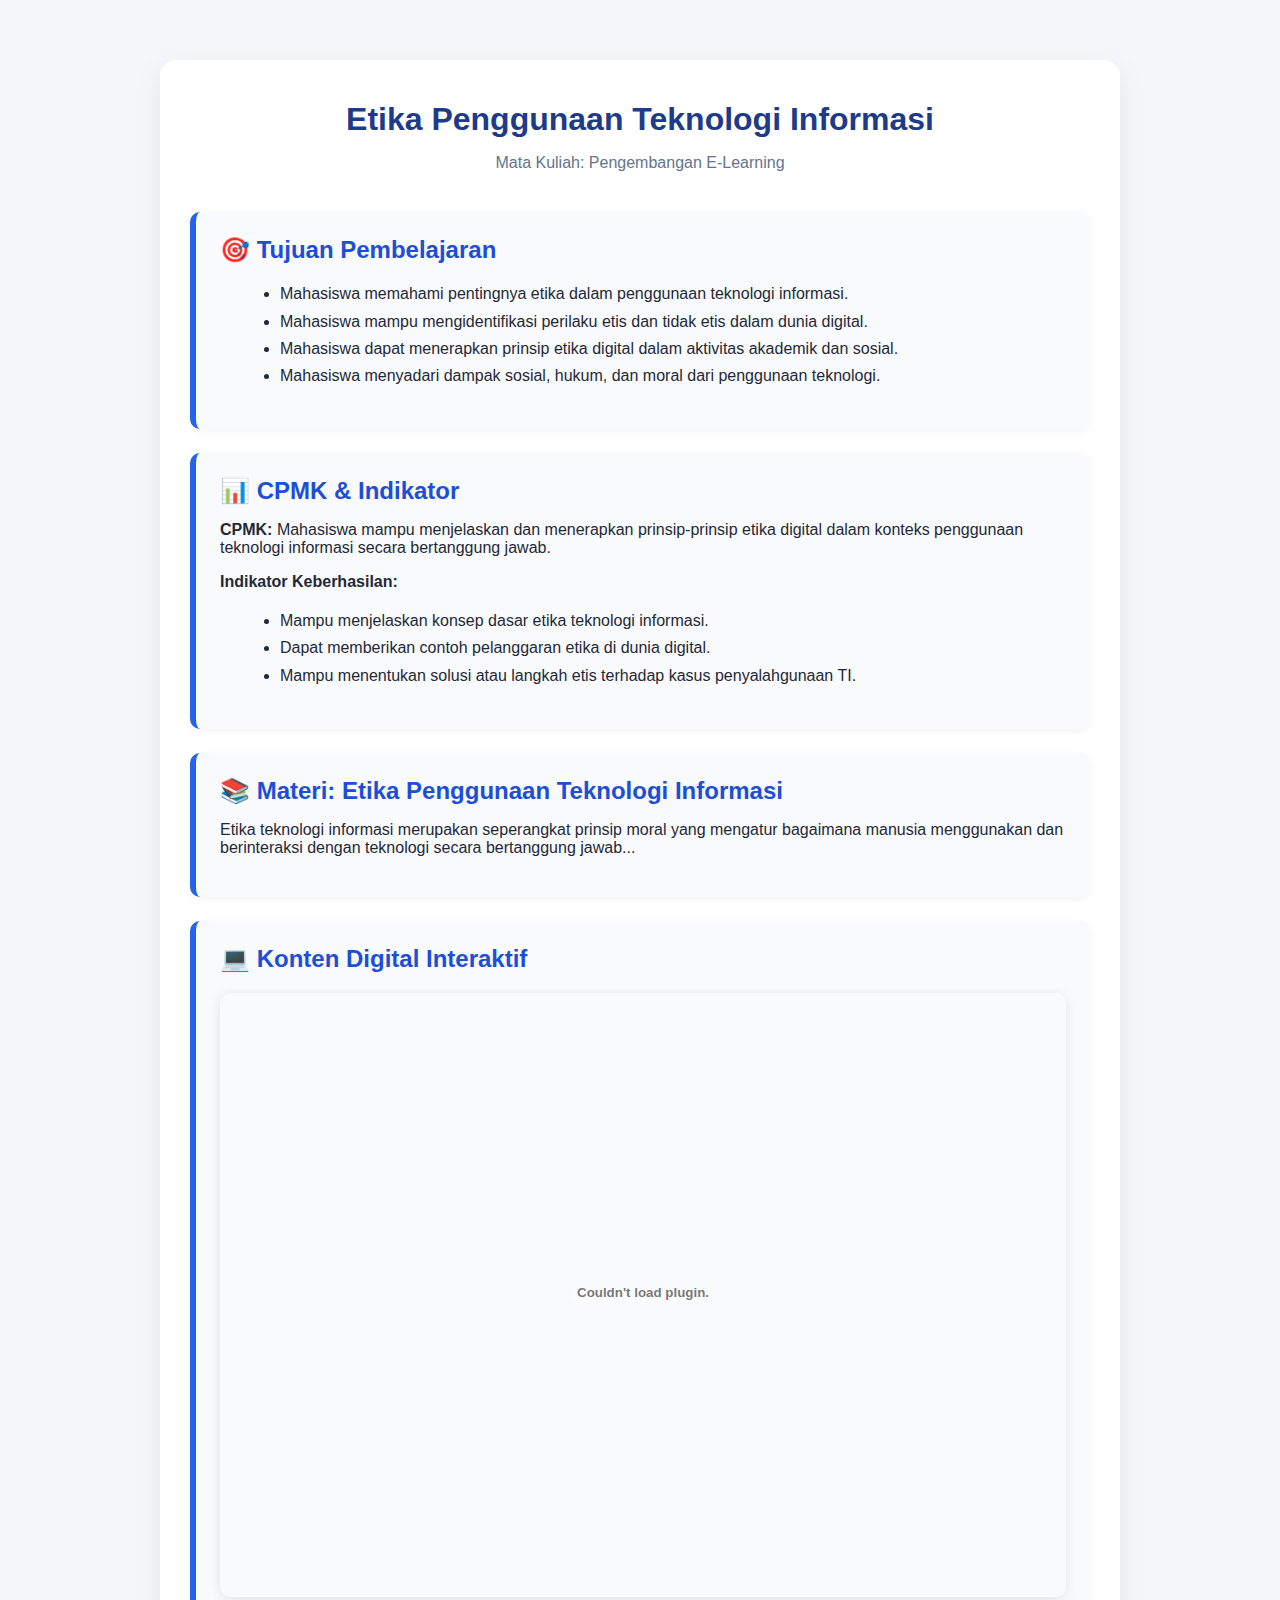
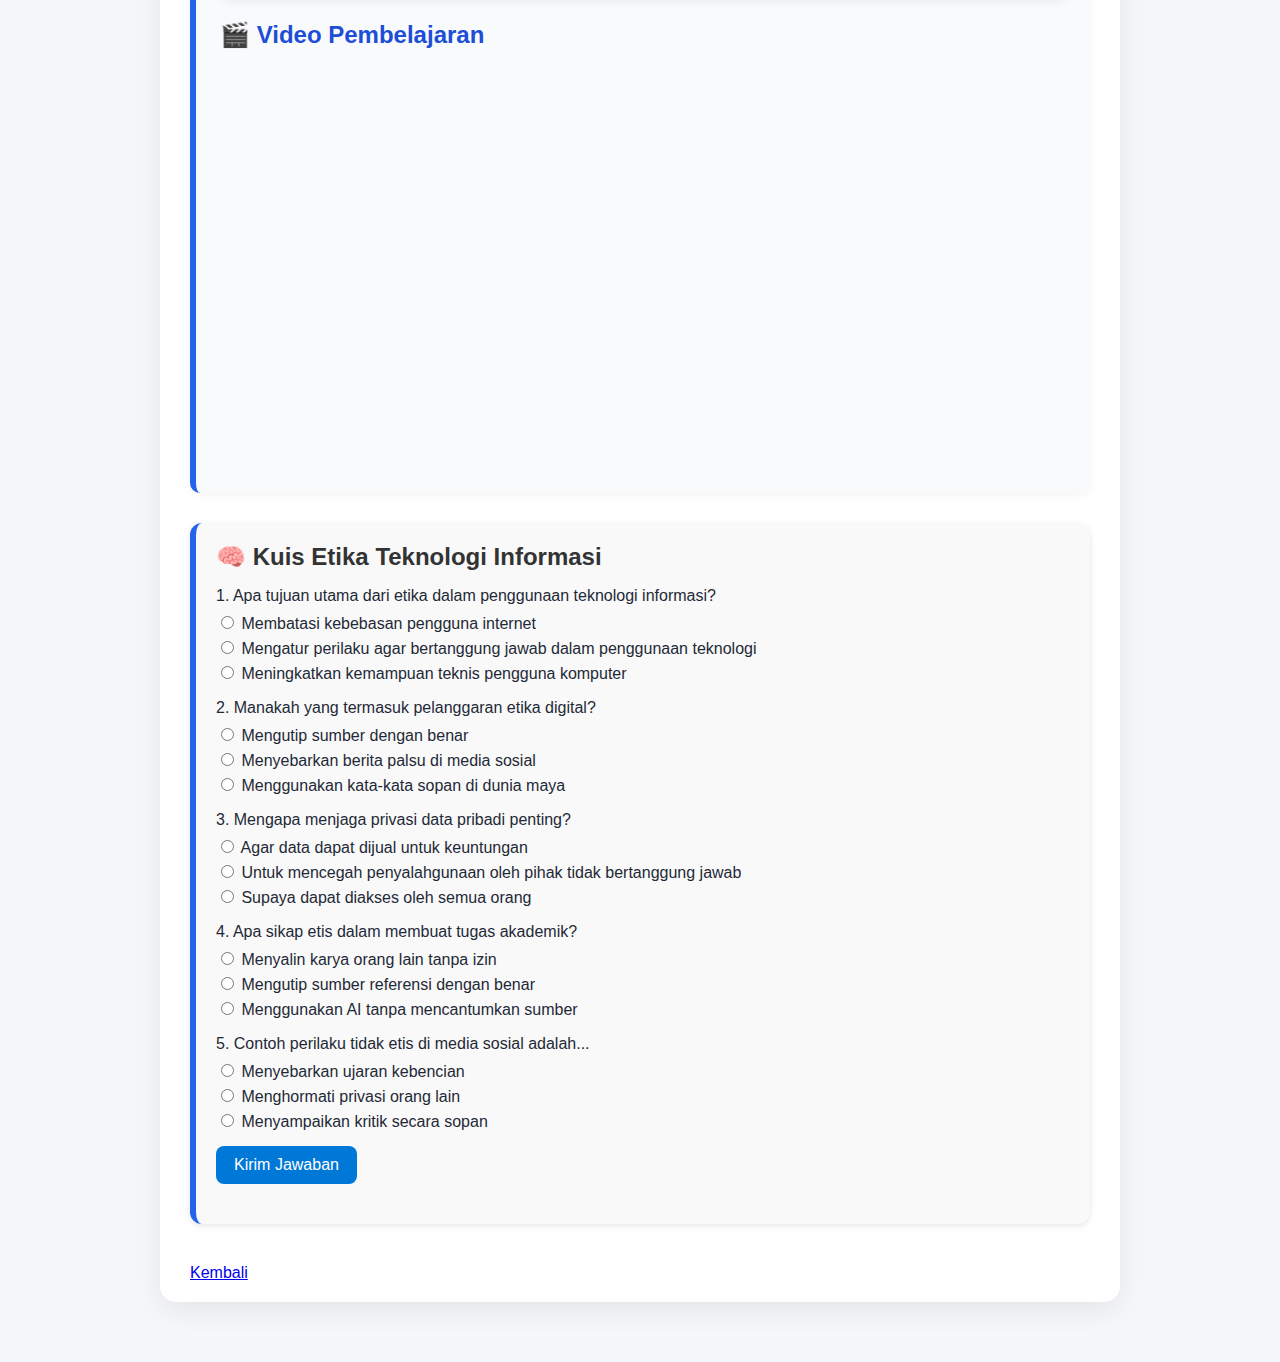
<file: etika.html>
<!DOCTYPE html>
<html lang="id">

<head>
  <meta charset="UTF-8">
  <meta name="viewport" content="width=device-width, initial-scale=1.0">
  <title>Etika Penggunaan Teknologi Informasi</title>
  <link rel="stylesheet" href="style-css/style1.css">
  <style>
    /* Tambahan gaya untuk kuis */
    .quiz-container {
      background: #f9f9f9;
      padding: 20px;
      border-radius: 12px;
      margin-top: 30px;
      box-shadow: 0 2px 6px rgba(0, 0, 0, 0.1);
    }

    .quiz-container h2 {
      margin-bottom: 15px;
      color: #333;
    }

    .quiz-question {
      margin-bottom: 15px;
    }

    .quiz-question p {
      font-weight: 500;
      margin-bottom: 8px;
    }

    .quiz-question label {
      display: block;
      margin-bottom: 5px;
    }

    .quiz-btn {
      background-color: #0078d7;
      color: white;
      padding: 10px 18px;
      border: none;
      border-radius: 8px;
      cursor: pointer;
      font-size: 16px;
      transition: 0.2s;
    }

    .quiz-btn:hover {
      background-color: #005fa3;
    }

    #quiz-result {
      margin-top: 20px;
      font-weight: bold;
      color: #222;
    }
  </style>
</head>

<body>

  <main class="materi-page fade-in">
    <header class="header">
      <h1>Etika Penggunaan Teknologi Informasi</h1>
      <p class="subhead">Mata Kuliah: Pengembangan E-Learning</p>
    </header>

    <!-- Tujuan Pembelajaran -->
    <section class="card">
      <h2>🎯 Tujuan Pembelajaran</h2>
      <ul>
        <li>Mahasiswa memahami pentingnya etika dalam penggunaan teknologi informasi.</li>
        <li>Mahasiswa mampu mengidentifikasi perilaku etis dan tidak etis dalam dunia digital.</li>
        <li>Mahasiswa dapat menerapkan prinsip etika digital dalam aktivitas akademik dan sosial.</li>
        <li>Mahasiswa menyadari dampak sosial, hukum, dan moral dari penggunaan teknologi.</li>
      </ul>
    </section>

    <!-- CPMK & Indikator -->
    <section class="card">
      <h2>📊 CPMK & Indikator</h2>
      <p><strong>CPMK:</strong> Mahasiswa mampu menjelaskan dan menerapkan prinsip-prinsip etika digital dalam
        konteks penggunaan teknologi informasi secara bertanggung jawab.</p>
      <p><strong>Indikator Keberhasilan:</strong></p>
      <ul>
        <li>Mampu menjelaskan konsep dasar etika teknologi informasi.</li>
        <li>Dapat memberikan contoh pelanggaran etika di dunia digital.</li>
        <li>Mampu menentukan solusi atau langkah etis terhadap kasus penyalahgunaan TI.</li>
      </ul>
    </section>

    <!-- Materi -->
    <section class="card">
      <h2>📚 Materi: Etika Penggunaan Teknologi Informasi</h2>

      <p>
        Etika teknologi informasi merupakan seperangkat prinsip moral yang mengatur bagaimana manusia
        menggunakan dan berinteraksi dengan teknologi secara bertanggung jawab...
      </p>

      <!-- (Materi panjang tetap seperti yang kamu punya, dipotong di sini agar singkat) -->
    </section>

    <!-- Modul dan Video -->
    <section class="card">
      <h2>💻 Konten Digital Interaktif</h2>
      <div class="pdf-viewer" style="margin-top: 20px;">
        <embed src="modul/Academy Module in Bahasa Indonesia on Information Security and Privacy.pdf" type="application/pdf"
          width="100%" height="600px">
      </div>

      <h2>🎬 Video Pembelajaran</h2>
      <iframe width="100%" height="400" src="https://www.youtube.com/embed/0ZMLIPydJVc"
        title="Video Etika Penggunaan Teknologi Informasi" frameborder="0"
        allow="accelerometer; autoplay; clipboard-write; encrypted-media; gyroscope; picture-in-picture"
        allowfullscreen>
      </iframe>
    </section>

    <!-- 🔹 Kuis Interaktif -->
    <section class="card quiz-container">
      <h2>🧠 Kuis Etika Teknologi Informasi</h2>

      <form id="quiz-form">
        <div class="quiz-question">
          <p>1. Apa tujuan utama dari etika dalam penggunaan teknologi informasi?</p>
          <label><input type="radio" name="q1" value="a"> Membatasi kebebasan pengguna internet</label>
          <label><input type="radio" name="q1" value="b"> Mengatur perilaku agar bertanggung jawab dalam penggunaan teknologi</label>
          <label><input type="radio" name="q1" value="c"> Meningkatkan kemampuan teknis pengguna komputer</label>
        </div>

        <div class="quiz-question">
          <p>2. Manakah yang termasuk pelanggaran etika digital?</p>
          <label><input type="radio" name="q2" value="a"> Mengutip sumber dengan benar</label>
          <label><input type="radio" name="q2" value="b"> Menyebarkan berita palsu di media sosial</label>
          <label><input type="radio" name="q2" value="c"> Menggunakan kata-kata sopan di dunia maya</label>
        </div>

        <div class="quiz-question">
          <p>3. Mengapa menjaga privasi data pribadi penting?</p>
          <label><input type="radio" name="q3" value="a"> Agar data dapat dijual untuk keuntungan</label>
          <label><input type="radio" name="q3" value="b"> Untuk mencegah penyalahgunaan oleh pihak tidak bertanggung jawab</label>
          <label><input type="radio" name="q3" value="c"> Supaya dapat diakses oleh semua orang</label>
        </div>

        <div class="quiz-question">
          <p>4. Apa sikap etis dalam membuat tugas akademik?</p>
          <label><input type="radio" name="q4" value="a"> Menyalin karya orang lain tanpa izin</label>
          <label><input type="radio" name="q4" value="b"> Mengutip sumber referensi dengan benar</label>
          <label><input type="radio" name="q4" value="c"> Menggunakan AI tanpa mencantumkan sumber</label>
        </div>

        <div class="quiz-question">
          <p>5. Contoh perilaku tidak etis di media sosial adalah...</p>
          <label><input type="radio" name="q5" value="a"> Menyebarkan ujaran kebencian</label>
          <label><input type="radio" name="q5" value="b"> Menghormati privasi orang lain</label>
          <label><input type="radio" name="q5" value="c"> Menyampaikan kritik secara sopan</label>
        </div>

        <button type="button" class="quiz-btn" onclick="cekJawaban()">Kirim Jawaban</button>
      </form>

      <div id="quiz-result"></div>
    </section>

    <!-- Navigasi -->
    <footer class="footer-nav">
      <a href="index.html">Kembali</a>
    </footer>
  </main>

  <script src="script-js/script1.js"></script>

  <script>
    function cekJawaban() {
      const kunci = {
        q1: "b",
        q2: "b",
        q3: "b",
        q4: "b",
        q5: "a"
      };
      let skor = 0;
      let total = 5;
      for (let no in kunci) {
        const jawaban = document.querySelector(`input[name="${no}"]:checked`);
        if (jawaban && jawaban.value === kunci[no]) {
          skor++;
        }
      }
      const hasil = document.getElementById("quiz-result");
      hasil.innerHTML = `Nilai Anda: <strong>${skor}/${total}</strong> (${(skor / total * 100).toFixed(0)}%)`;
      hasil.style.color = skor >= 3 ? "green" : "red";
    }
  </script>
</body>

</html>
</file>
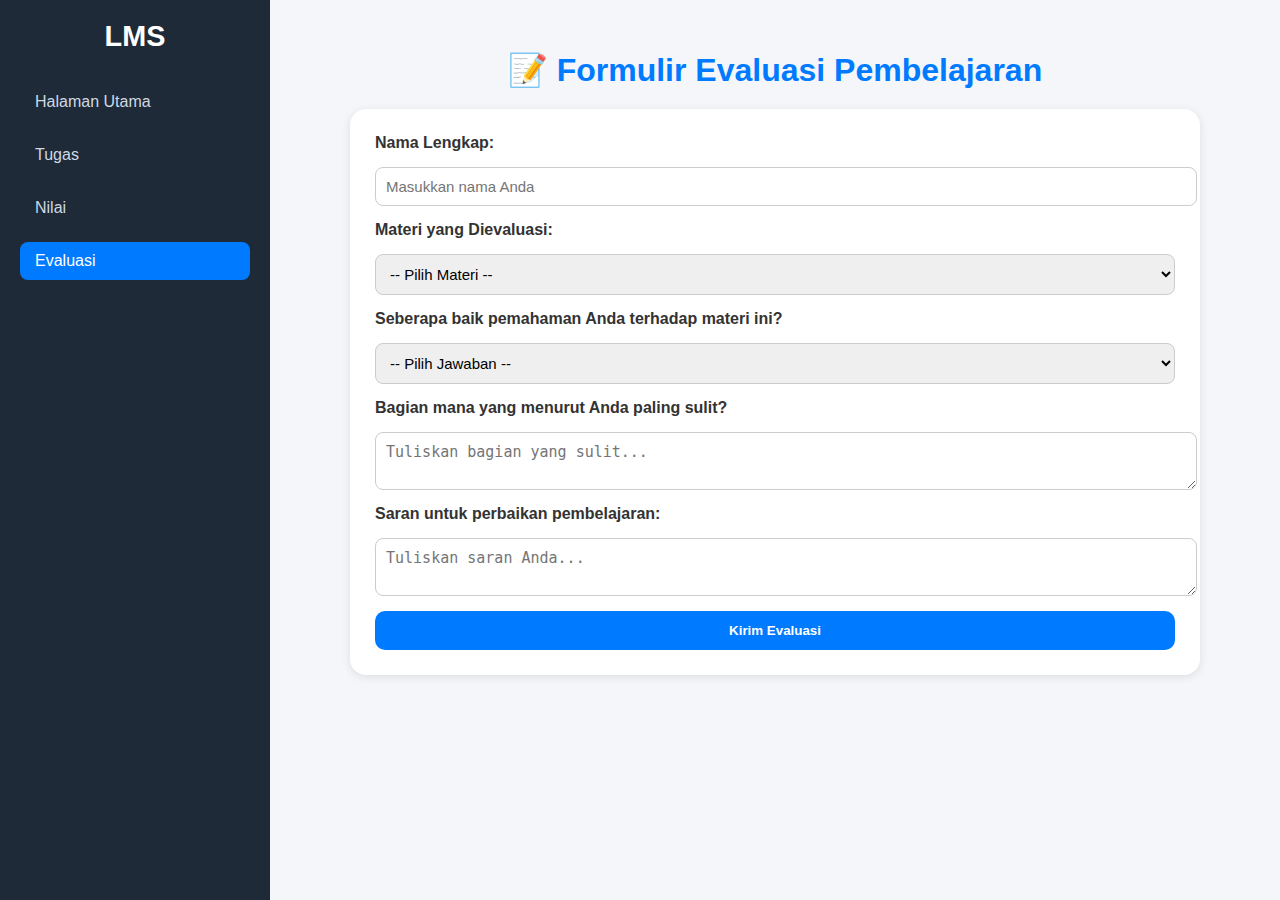
<file: evaluasi.html>
<!DOCTYPE html>
<html lang="id">
<head>
  <meta charset="UTF-8">
  <meta name="viewport" content="width=device-width, initial-scale=1.0">
  <title>LMS - Evaluasi</title>
  <style>
    body {
      margin: 0;
      font-family: "Segoe UI", sans-serif;
      background: #f4f6fa;
    }

    .app {
      display: flex;
      min-height: 100vh;
    }

    /* Sidebar */
    .sidebar {
      width: 230px;
      background: #1e2a38;
      color: white;
      padding: 20px;
      display: flex;
      flex-direction: column;
    }

    .logo {
      font-size: 1.8rem;
      font-weight: bold;
      margin-bottom: 30px;
      text-align: center;
    }

    .nav {
      display: flex;
      flex-direction: column;
      gap: 15px;
    }

    .nav a {
      color: #cfd9e3;
      text-decoration: none;
      padding: 10px 15px;
      border-radius: 8px;
      transition: 0.3s;
    }

    .nav a:hover,
    .nav a.active {
      background: #007bff;
      color: #fff;
    }

    /* Main Content */
    .main {
      flex: 1;
      padding: 30px;
    }

    .main h1 {
      color: #007bff;
      text-align: center;
      margin-bottom: 20px;
    }

    .evaluation-card {
      background: #fff;
      border-radius: 16px;
      padding: 25px;
      box-shadow: 0 2px 10px rgba(0,0,0,0.1);
      max-width: 800px;
      margin: 0 auto;
    }

    .evaluation-card h2 {
      color: #333;
      margin-bottom: 10px;
    }

    .evaluation-card p {
      color: #555;
      margin-bottom: 15px;
    }

    /* Formulir Evaluasi */
    form {
      display: flex;
      flex-direction: column;
      gap: 15px;
    }

    label {
      font-weight: 600;
      color: #333;
    }

    input[type="text"],
    textarea,
    select {
      width: 100%;
      padding: 10px;
      border-radius: 8px;
      border: 1px solid #ccc;
      font-size: 15px;
      resize: vertical;
    }

    input:focus,
    textarea:focus,
    select:focus {
      outline: none;
      border-color: #007bff;
      box-shadow: 0 0 5px rgba(0, 123, 255, 0.3);
    }

    .btn {
      background: #007bff;
      color: white;
      font-weight: bold;
      padding: 12px;
      border: none;
      border-radius: 10px;
      cursor: pointer;
      transition: background 0.3s ease;
    }

    .btn:hover {
      background: #0056b3;
    }

    @media (max-width: 768px) {
      .app {
        flex-direction: column;
      }

      .sidebar {
        width: 100%;
        flex-direction: row;
        justify-content: space-around;
      }

      .nav {
        flex-direction: row;
        gap: 10px;
      }

      .main {
        padding: 20px;
      }
    }
  </style>
</head>
<body>
  <div class="app">
    <!-- Sidebar -->
    <aside class="sidebar">
      <div class="logo">LMS</div>
      <nav class="nav">
        <a href="index.html">Halaman Utama</a>
        <a href="halaman tugas.html">Tugas</a>
        <a href="nilai.html">Nilai</a>
        <a href="evaluasi.html" class="active">Evaluasi</a>
      </nav>
    </aside>

    <!-- Main Content -->
    <main class="main">
      <h1>📝 Formulir Evaluasi Pembelajaran</h1>

      <div class="evaluation-card">
        <form id="evaluasiForm">
          <label for="nama">Nama Lengkap:</label>
          <input type="text" id="nama" name="nama" placeholder="Masukkan nama Anda" required>

          <label for="materi">Materi yang Dievaluasi:</label>
          <select id="materi" name="materi" required>
            <option value="">-- Pilih Materi --</option>
            <option>Etika Penggunaan Teknologi Informasi</option>
            <option>Keamanan Data dan Privasi Internet</option>
            <option>Pengantar Desain Digital</option>
          </select>

          <label for="pemahaman">Seberapa baik pemahaman Anda terhadap materi ini?</label>
          <select id="pemahaman" name="pemahaman" required>
            <option value="">-- Pilih Jawaban --</option>
            <option>Sangat Baik</option>
            <option>Baik</option>
            <option>Cukup</option>
            <option>Kurang</option>
          </select>

          <label for="kesulitan">Bagian mana yang menurut Anda paling sulit?</label>
          <textarea id="kesulitan" name="kesulitan" placeholder="Tuliskan bagian yang sulit..." required></textarea>

          <label for="saran">Saran untuk perbaikan pembelajaran:</label>
          <textarea id="saran" name="saran" placeholder="Tuliskan saran Anda..." required></textarea>

          <button type="submit" class="btn">Kirim Evaluasi</button>
        </form>
      </div>
    </main>
  </div>

  <script>
    // Simulasi kirim data (bisa diarahkan ke backend nanti)
    document.getElementById("evaluasiForm").addEventListener("submit", function(e) {
      e.preventDefault();
      alert("Terima kasih! Evaluasi Anda telah dikirim ✅");
      this.reset();
    });
  </script>
</body>
</html>
</file>
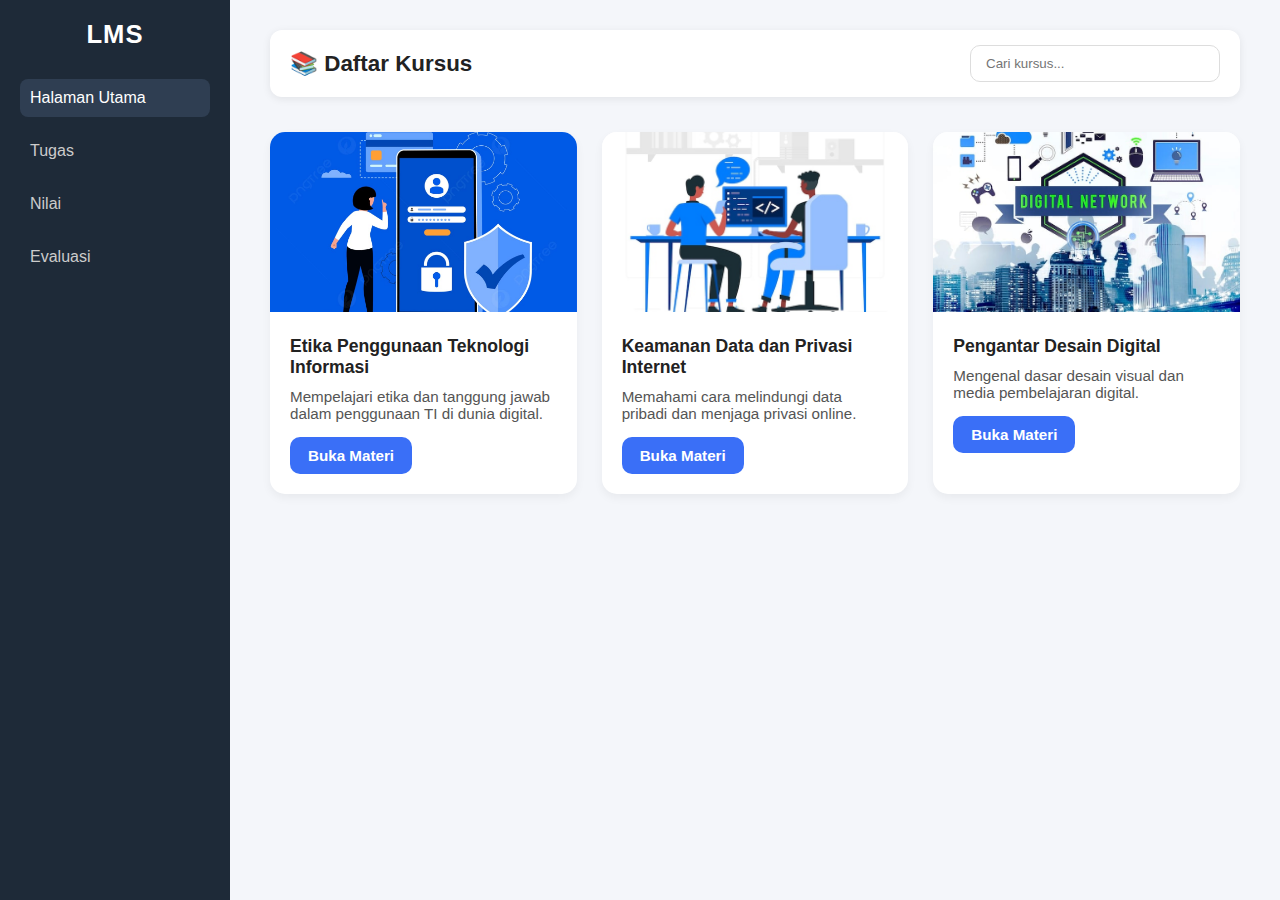
<file: Halamanutama.html>
<!DOCTYPE html>
<html lang="id">

<head>
  <meta charset="utf-8" />
  <meta name="viewport" content="width=device-width, initial-scale=1" />
  <title>LMS</title>

  <style>
    * {
      margin: 0;
      padding: 0;
      box-sizing: border-box;
      font-family: "Poppins", sans-serif;
    }

    body {
      background: #f4f6fa;
    }

    .app {
      display: flex;
      min-height: 100vh;
    }

    /* Sidebar */
    .sidebar {
      width: 230px;
      background: #1e2a38;
      color: #fff;
      display: flex;
      flex-direction: column;
      padding: 20px;
      position: fixed;
      height: 100%;
    }

    .logo {
      font-size: 1.6em;
      font-weight: bold;
      margin-bottom: 30px;
      text-align: center;
      letter-spacing: 1px;
    }

    .nav {
      display: flex;
      flex-direction: column;
      gap: 15px;
    }

    .nav a {
      color: #ccc;
      text-decoration: none;
      font-size: 1em;
      padding: 10px;
      border-radius: 8px;
      transition: 0.3s;
      cursor: pointer;
    }

    .nav a:hover,
    .nav a.active {
      background: #2f3e52;
      color: #fff;
    }

    /* Main */
    .main {
      margin-left: 230px;
      flex: 1;
      padding: 30px 40px;
      display: flex;
      flex-direction: column;
      background-color: #f4f6fa;
    }

    .topbar {
      background: #fff;
      padding: 15px 20px;
      border-radius: 12px;
      box-shadow: 0 2px 8px rgba(0, 0, 0, 0.08);
      display: flex;
      justify-content: space-between;
      align-items: center;
      margin-bottom: 25px;
    }

    .topbar h2 {
      font-size: 1.4em;
      color: #222;
    }

    .topbar input {
      padding: 10px 15px;
      width: 250px;
      border: 1px solid #ddd;
      border-radius: 10px;
      outline: none;
    }

    /* Cards */
    .cards {
      display: grid;
      grid-template-columns: repeat(auto-fill, minmax(300px, 1fr));
      gap: 25px;
      margin-top: 10px;
    }

    .card {
      background: #fff;
      border-radius: 15px;
      box-shadow: 0 4px 10px rgba(0, 0, 0, 0.05);
      overflow: hidden;
      transition: transform 0.2s, box-shadow 0.2s;
    }

    .card:hover {
      transform: translateY(-5px);
      box-shadow: 0 8px 16px rgba(0, 0, 0, 0.1);
    }

    .thumb-img {
      width: 100%;
      height: 180px;
      object-fit: cover;
    }

    .meta {
      padding: 20px;
    }

    .meta h3 {
      font-size: 1.1em;
      color: #222;
      margin-bottom: 10px;
    }

    .meta p {
      color: #555;
      font-size: 0.95em;
      margin-bottom: 15px;
    }

    .btn {
      display: inline-block;
      padding: 10px 18px;
      background: #3a6ff7;
      color: #fff;
      border-radius: 10px;
      text-decoration: none;
      font-size: 0.95em;
      font-weight: 600;
      transition: background 0.3s;
    }

    .btn:hover {
      background: #1e52d3;
    }

    /* Table */
    table {
      width: 100%;
      border-collapse: collapse;
      background: #fff;
      border-radius: 12px;
      overflow: hidden;
      box-shadow: 0 3px 10px rgba(0, 0, 0, 0.05);
    }

    th,
    td {
      padding: 12px 15px;
      text-align: center;
      border-bottom: 1px solid #eee;
    }

    th {
      background-color: #e0e7ff;
      color: #1e3a8a;
    }

    td {
      background: #fff;
    }

    .status {
      font-weight: bold;
    }

    input[type="file"] {
      display: none;
    }

    .btn-upload {
      background: #2563eb;
      color: white;
      border: none;
      padding: 8px 14px;
      border-radius: 8px;
      cursor: pointer;
      transition: background 0.2s;
    }

    .btn-upload:hover {
      background: #1d4ed8;
    }

    /* Evaluasi form */
    .form-evaluasi {
      background: #fff;
      padding: 25px;
      border-radius: 12px;
      box-shadow: 0 3px 10px rgba(0, 0, 0, 0.05);
      max-width: 700px;
    }

    .form-evaluasi h3 {
      margin-bottom: 15px;
      color: #222;
    }

    .form-evaluasi label {
      display: block;
      margin-top: 10px;
      font-weight: 500;
    }

    .form-evaluasi textarea,
    .form-evaluasi select {
      width: 100%;
      margin-top: 5px;
      padding: 10px;
      border: 1px solid #ddd;
      border-radius: 8px;
    }

    .form-evaluasi button {
      margin-top: 15px;
      background: #3b82f6;
      border: none;
      color: #fff;
      padding: 10px 16px;
      border-radius: 8px;
      cursor: pointer;
    }

    /* Modal */
    .modal {
      display: none;
      position: fixed;
      top: 0;
      left: 0;
      width: 100%;
      height: 100%;
      background: rgba(0, 0, 0, 0.5);
      justify-content: center;
      align-items: center;
    }

    .modal-content {
      background: #fff;
      padding: 25px;
      border-radius: 10px;
      width: 400px;
      box-shadow: 0 3px 10px rgba(0, 0, 0, 0.3);
      text-align: center;
    }

    .close {
      float: right;
      cursor: pointer;
      font-size: 20px;
      color: #555;
    }

    /* Page visibility */
    .page {
      display: none;
    }

    .page.active {
      display: block;
    }

    @media (max-width: 768px) {
      .sidebar {
        width: 180px;
      }

      .main {
        margin-left: 180px;
        padding: 20px;
      }

      .topbar input {
        width: 180px;
      }
    }
  </style>
</head>

<body>
  <div class="app">

    <!-- Sidebar -->
    <aside class="sidebar">
      <div class="logo">LMS</div>
      <nav class="nav">
        <a id="nav-home" class="active">Halaman Utama</a>
        <a id="nav-tugas">Tugas</a>
        <a id="nav-nilai">Nilai</a>
        <a id="nav-evaluasi">Evaluasi</a>
      </nav>
    </aside>

    <!-- Main -->
    <main class="main">

      <header class="topbar">
        <h2 id="page-title">📚 Daftar Kursus</h2>
        <input type="text" id="search" placeholder="Cari kursus..." />
      </header>

      <!-- Halaman Utama -->
      <section class="page active" id="home">
        <div class="cards">
          <article class="card">
            <img src="gambar/WhatsApp Image 2025-10-22 at 15.39.04.jpeg" class="thumb-img">
            <div class="meta">
              <h3>Etika Penggunaan Teknologi Informasi</h3>
              <p>Mempelajari etika dan tanggung jawab dalam penggunaan TI di dunia digital.</p>
              <a href="etika.html" class="btn">Buka Materi</a>
            </div>
          </article>

          <article class="card">
            <img src="gambar/WhatsApp Image 2025-10-22 at 15.42.44.jpeg" class="thumb-img">
            <div class="meta">
              <h3>Keamanan Data dan Privasi Internet</h3>
              <p>Memahami cara melindungi data pribadi dan menjaga privasi online.</p>
              <a href="keamanan.html" class="btn">Buka Materi</a>
            </div>
          </article>

          <article class="card">
            <img src="gambar/WhatsApp Image 2025-10-22 at 15.44.18.jpeg" class="thumb-img">
            <div class="meta">
              <h3>Pengantar Desain Digital</h3>
              <p>Mengenal dasar desain visual dan media pembelajaran digital.</p>
              <a href="pengantar.html" class="btn">Buka Materi</a>
            </div>
          </article>
        </div>
      </section>

      <!-- Halaman Tugas -->
      <section class="page" id="tugas">
        <h2>📘 Daftar Tugas</h2><br>
        <table>
          <thead>
            <tr>
              <th>No</th>
              <th>Nama Tugas</th>
              <th>Batas Waktu</th>
              <th>Status</th>
              <th>Aksi</th>
            </tr>
          </thead>
          <tbody>
            <tr>
              <td>1</td>
              <td>Tugas Etika Penggunaan TI</td>
              <td>30 Oktober 2025</td>
              <td class="status" style="color: orange;">Belum dikumpulkan</td>
              <td>
                <button class="btn-upload" onclick="lihatSoal(1)">Lihat Soal</button>
                <label class="btn-upload">
                  Kumpulkan
                  <input type="file" onchange="kumpulkan(this)">
                </label>
              </td>
            </tr>
            <tr>
              <td>2</td>
              <td>Keamanan Data & Privasi</td>
              <td>2 November 2025</td>
              <td class="status" style="color: orange;">Belum dikumpulkan</td>
              <td>
                <button class="btn-upload" onclick="lihatSoal(2)">Lihat Soal</button>
                <label class="btn-upload">
                  Kumpulkan
                  <input type="file" onchange="kumpulkan(this)">
                </label>
              </td>
            </tr>
            <tr>
              <td>3</td>
              <td>Pengantar Desain Digital</td>
              <td>5 November 2025</td>
              <td class="status" style="color: orange;">Belum dikumpulkan</td>
              <td>
                <button class="btn-upload" onclick="lihatSoal(3)">Lihat Soal</button>
                <label class="btn-upload">
                  Kumpulkan
                  <input type="file" onchange="kumpulkan(this)">
                </label>
              </td>
            </tr>
          </tbody>
        </table>
      </section>

      <!-- Halaman Nilai -->
      <section class="page" id="nilai">
        <h2>📊 Nilai Siswa</h2><br>
        <table>
          <thead>
            <tr>
              <th>No</th>
              <th>Nama Tugas</th>
              <th>Nilai</th>
              <th>Keterangan</th>
            </tr>
          </thead>
          <tbody>
            <tr><td>1</td><td>Tugas Etika Penggunaan TI</td><td>85</td><td>Baik</td></tr>
            <tr><td>2</td><td>Keamanan Data & Privasi</td><td>90</td><td>Sangat Baik</td></tr>
            <tr><td>3</td><td>Pengantar Desain Digital</td><td>88</td><td>Baik</td></tr>
          </tbody>
        </table>
      </section>

      <!-- Halaman Evaluasi -->
      <section class="page" id="evaluasi">
        <div class="form-evaluasi">
          <h3>📝 Form Evaluasi Pembelajaran</h3>
          <label>Bagaimana pemahaman Anda terhadap materi?</label>
          <select>
            <option>Sangat Paham</option>
            <option>Cukup Paham</option>
            <option>Kurang Paham</option>
          </select>
          <label>Komentar atau saran:</label>
          <textarea rows="4" placeholder="Tulis pendapat Anda di sini..."></textarea>
          <button>Kirim Evaluasi</button>
        </div>
      </section>
    </main>
  </div>

  <!-- Modal Soal -->
  <div id="modalSoal" class="modal">
    <div class="modal-content">
      <span class="close" onclick="tutupModal()">&times;</span>
      <h3 id="judulSoal"></h3>
      <p id="isiSoal"></p>
    </div>
  </div>

  <script>
    const navLinks = document.querySelectorAll(".nav a");
    const pages = document.querySelectorAll(".page");
    const title = document.getElementById("page-title");

    navLinks.forEach(link => {
      link.addEventListener("click", () => {
        navLinks.forEach(a => a.classList.remove("active"));
        link.classList.add("active");

        pages.forEach(p => p.classList.remove("active"));
        document.getElementById(link.id.replace("nav-", "")).classList.add("active");

        title.textContent = link.textContent;
      });
    });

    function lihatSoal(no) {
      const modal = document.getElementById("modalSoal");
      const judul = document.getElementById("judulSoal");
      const isi = document.getElementById("isiSoal");

      const soal = [
        "Jelaskan pentingnya etika dalam penggunaan teknologi informasi!",
        "Apa saja cara melindungi data pribadi di internet?",
        "Jelaskan unsur-unsur penting dalam desain digital!"
      ];

      judul.textContent = "Soal Tugas " + no;
      isi.textContent = soal[no - 1];
      modal.style.display = "flex";
    }

    function tutupModal() {
      document.getElementById("modalSoal").style.display = "none";
    }

    function kumpulkan(input) {
      alert("Tugas berhasil dikumpulkan: " + input.files[0].name);
    }

    window.onclick = function (event) {
      const modal = document.getElementById("modalSoal");
      if (event.target === modal) modal.style.display = "none";
    };
  </script>

</body>
</html>
</file>
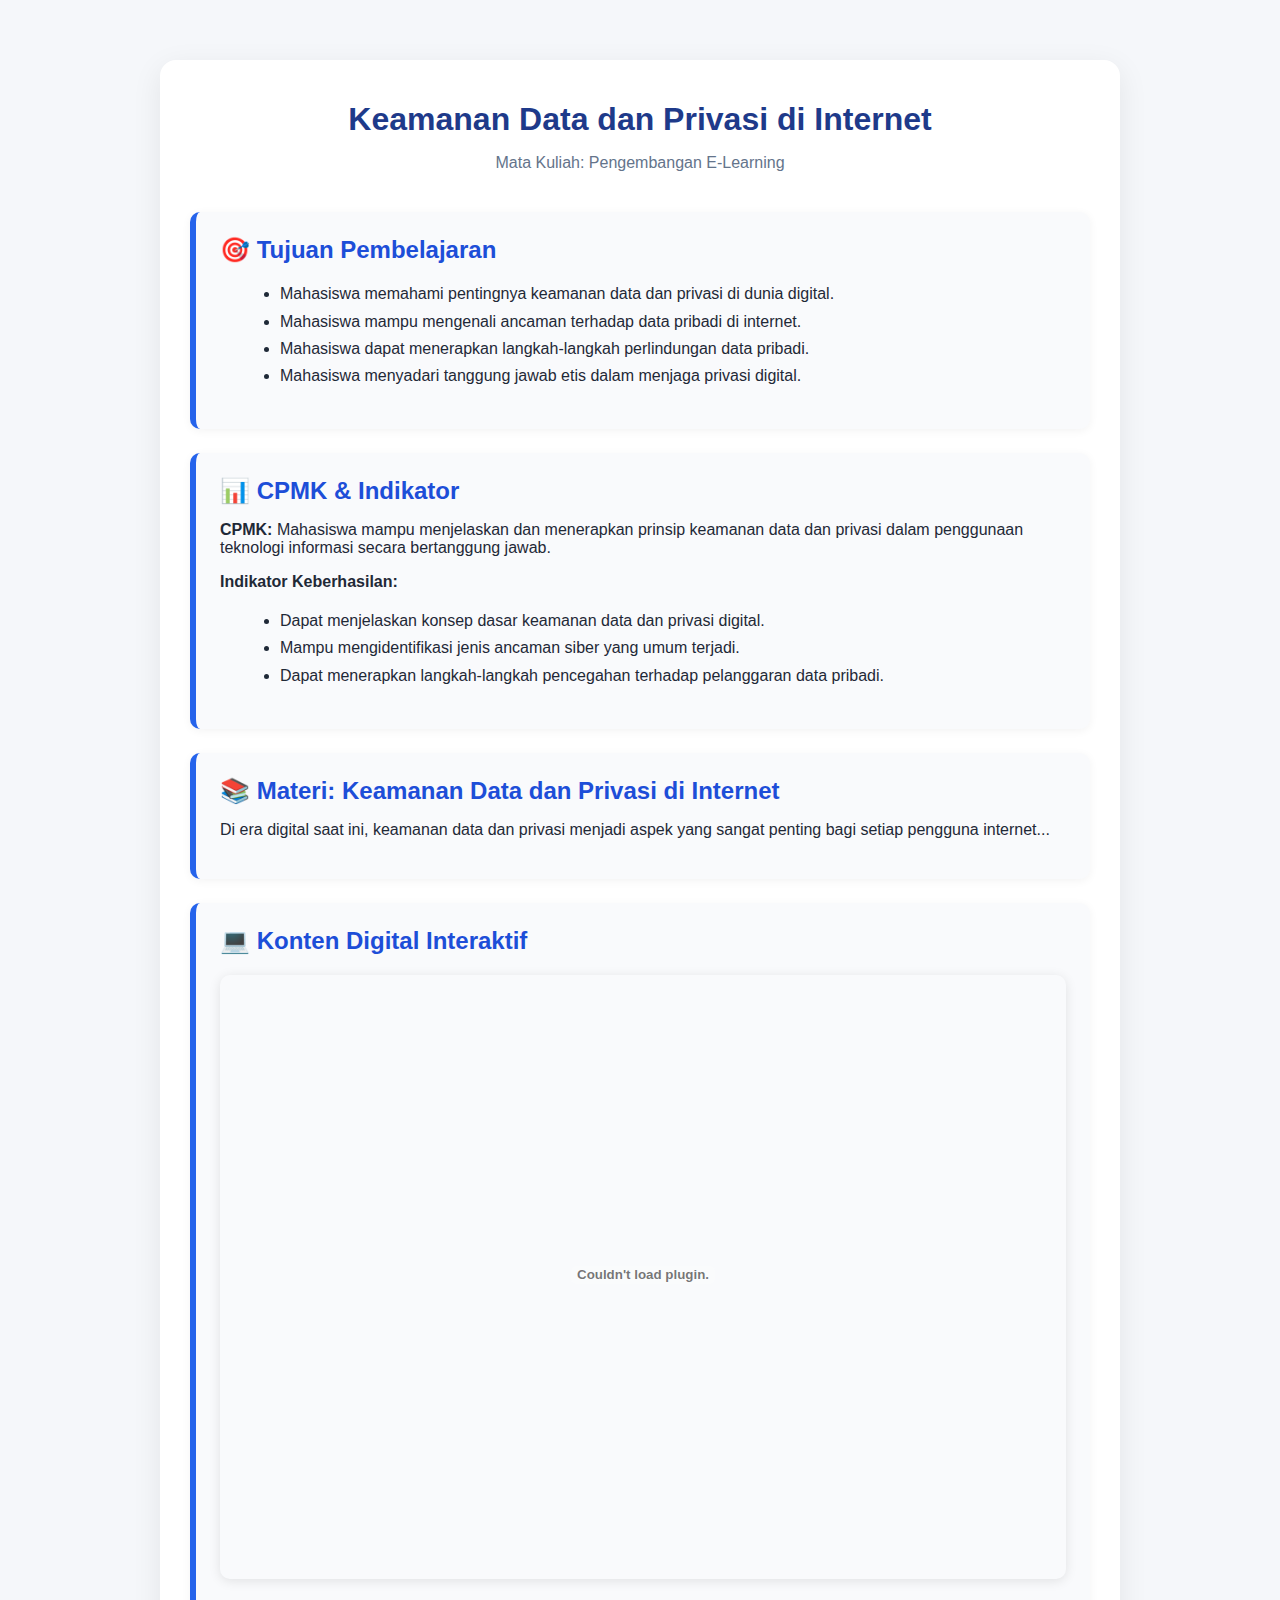
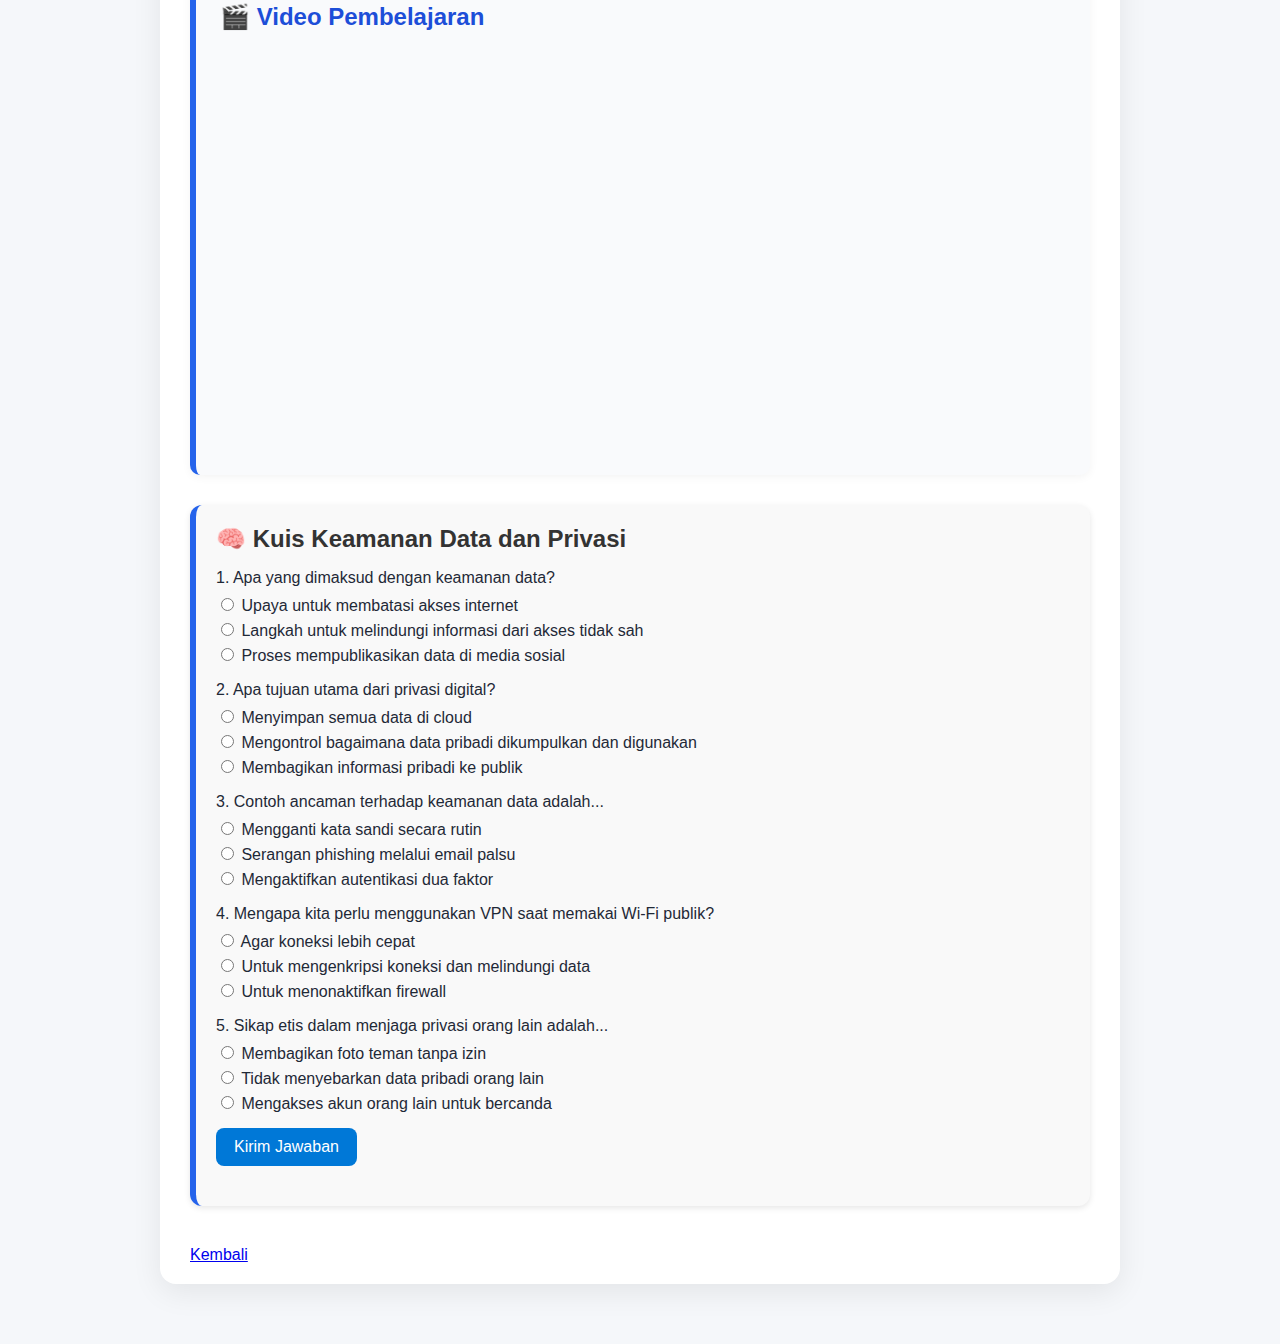
<file: Keamanan.html>
<!DOCTYPE html>
<html lang="id">

<head>
  <meta charset="UTF-8">
  <meta name="viewport" content="width=device-width, initial-scale=1.0">
  <title>Keamanan Data dan Privasi di Internet</title>
  <link rel="stylesheet" href="style-css/style1.css">
  <style>
    /* Gaya tambahan untuk kuis */
    .quiz-container {
      background: #f9f9f9;
      padding: 20px;
      border-radius: 12px;
      margin-top: 30px;
      box-shadow: 0 2px 6px rgba(0, 0, 0, 0.1);
    }

    .quiz-container h2 {
      margin-bottom: 15px;
      color: #333;
    }

    .quiz-question {
      margin-bottom: 15px;
    }

    .quiz-question p {
      font-weight: 500;
      margin-bottom: 8px;
    }

    .quiz-question label {
      display: block;
      margin-bottom: 5px;
    }

    .quiz-btn {
      background-color: #0078d7;
      color: white;
      padding: 10px 18px;
      border: none;
      border-radius: 8px;
      cursor: pointer;
      font-size: 16px;
      transition: 0.2s;
    }

    .quiz-btn:hover {
      background-color: #005fa3;
    }

    #quiz-result {
      margin-top: 20px;
      font-weight: bold;
      color: #222;
    }
  </style>
</head>

<body>

  <main class="materi-page fade-in">
    <header class="header">
      <h1>Keamanan Data dan Privasi di Internet</h1>
      <p class="subhead">Mata Kuliah: Pengembangan E-Learning</p>
    </header>

    <!-- Tujuan Pembelajaran -->
    <section class="card">
      <h2>🎯 Tujuan Pembelajaran</h2>
      <ul>
        <li>Mahasiswa memahami pentingnya keamanan data dan privasi di dunia digital.</li>
        <li>Mahasiswa mampu mengenali ancaman terhadap data pribadi di internet.</li>
        <li>Mahasiswa dapat menerapkan langkah-langkah perlindungan data pribadi.</li>
        <li>Mahasiswa menyadari tanggung jawab etis dalam menjaga privasi digital.</li>
      </ul>
    </section>

    <!-- CPMK & Indikator -->
    <section class="card">
      <h2>📊 CPMK & Indikator</h2>
      <p><strong>CPMK:</strong> Mahasiswa mampu menjelaskan dan menerapkan prinsip keamanan data dan privasi dalam
        penggunaan teknologi informasi secara bertanggung jawab.</p>
      <p><strong>Indikator Keberhasilan:</strong></p>
      <ul>
        <li>Dapat menjelaskan konsep dasar keamanan data dan privasi digital.</li>
        <li>Mampu mengidentifikasi jenis ancaman siber yang umum terjadi.</li>
        <li>Dapat menerapkan langkah-langkah pencegahan terhadap pelanggaran data pribadi.</li>
      </ul>
    </section>

    <!-- Materi Lengkap -->
    <section class="card">
      <h2>📚 Materi: Keamanan Data dan Privasi di Internet</h2>

      <p>
        Di era digital saat ini, keamanan data dan privasi menjadi aspek yang sangat penting bagi setiap pengguna internet...
      </p>
      <!-- Materi lengkap tetap seperti versi kamu -->
    </section>

    <!-- Modul dan Video -->
    <section class="card">
      <h2>💻 Konten Digital Interaktif</h2>
      <div class="pdf-viewer" style="margin-top: 20px;">
        <embed src="modul/Academy Module in Bahasa Indonesia on Information Security and Privacy.pdf"
          type="application/pdf" width="100%" height="600px">
      </div>

      <h2>🎬 Video Pembelajaran</h2>
      <iframe width="100%" height="400"
        src="https://www.youtube.com/embed/fiuhu924--M?si=iST9xcYloUrVY6gO"
        title="Video Keamanan Data dan Privasi di Internet"
        frameborder="0"
        allow="accelerometer; autoplay; clipboard-write; encrypted-media; gyroscope; picture-in-picture"
        allowfullscreen>
      </iframe>
    </section>

    <!-- 🔹 Kuis Interaktif -->
    <section class="card quiz-container">
      <h2>🧠 Kuis Keamanan Data dan Privasi</h2>

      <form id="quiz-form">
        <div class="quiz-question">
          <p>1. Apa yang dimaksud dengan keamanan data?</p>
          <label><input type="radio" name="q1" value="a"> Upaya untuk membatasi akses internet</label>
          <label><input type="radio" name="q1" value="b"> Langkah untuk melindungi informasi dari akses tidak sah</label>
          <label><input type="radio" name="q1" value="c"> Proses mempublikasikan data di media sosial</label>
        </div>

        <div class="quiz-question">
          <p>2. Apa tujuan utama dari privasi digital?</p>
          <label><input type="radio" name="q2" value="a"> Menyimpan semua data di cloud</label>
          <label><input type="radio" name="q2" value="b"> Mengontrol bagaimana data pribadi dikumpulkan dan digunakan</label>
          <label><input type="radio" name="q2" value="c"> Membagikan informasi pribadi ke publik</label>
        </div>

        <div class="quiz-question">
          <p>3. Contoh ancaman terhadap keamanan data adalah...</p>
          <label><input type="radio" name="q3" value="a"> Mengganti kata sandi secara rutin</label>
          <label><input type="radio" name="q3" value="b"> Serangan phishing melalui email palsu</label>
          <label><input type="radio" name="q3" value="c"> Mengaktifkan autentikasi dua faktor</label>
        </div>

        <div class="quiz-question">
          <p>4. Mengapa kita perlu menggunakan VPN saat memakai Wi-Fi publik?</p>
          <label><input type="radio" name="q4" value="a"> Agar koneksi lebih cepat</label>
          <label><input type="radio" name="q4" value="b"> Untuk mengenkripsi koneksi dan melindungi data</label>
          <label><input type="radio" name="q4" value="c"> Untuk menonaktifkan firewall</label>
        </div>

        <div class="quiz-question">
          <p>5. Sikap etis dalam menjaga privasi orang lain adalah...</p>
          <label><input type="radio" name="q5" value="a"> Membagikan foto teman tanpa izin</label>
          <label><input type="radio" name="q5" value="b"> Tidak menyebarkan data pribadi orang lain</label>
          <label><input type="radio" name="q5" value="c"> Mengakses akun orang lain untuk bercanda</label>
        </div>

        <button type="button" class="quiz-btn" onclick="cekJawaban()">Kirim Jawaban</button>
      </form>

      <div id="quiz-result"></div>
    </section>

    <!-- Navigasi -->
    <footer class="footer-nav">
      <a href="index.html">Kembali</a>
    </footer>
  </main>

  <script>
    function cekJawaban() {
      const kunci = {
        q1: "b",
        q2: "b",
        q3: "b",
        q4: "b",
        q5: "b"
      };
      let skor = 0;
      let total = 5;
      for (let no in kunci) {
        const jawaban = document.querySelector(`input[name="${no}"]:checked`);
        if (jawaban && jawaban.value === kunci[no]) {
          skor++;
        }
      }
      const hasil = document.getElementById("quiz-result");
      hasil.innerHTML = `Nilai Anda: <strong>${skor}/${total}</strong> (${(skor / total * 100).toFixed(0)}%)`;
      hasil.style.color = skor >= 3 ? "green" : "red";
    }
  </script>

</body>

</html>
</file>
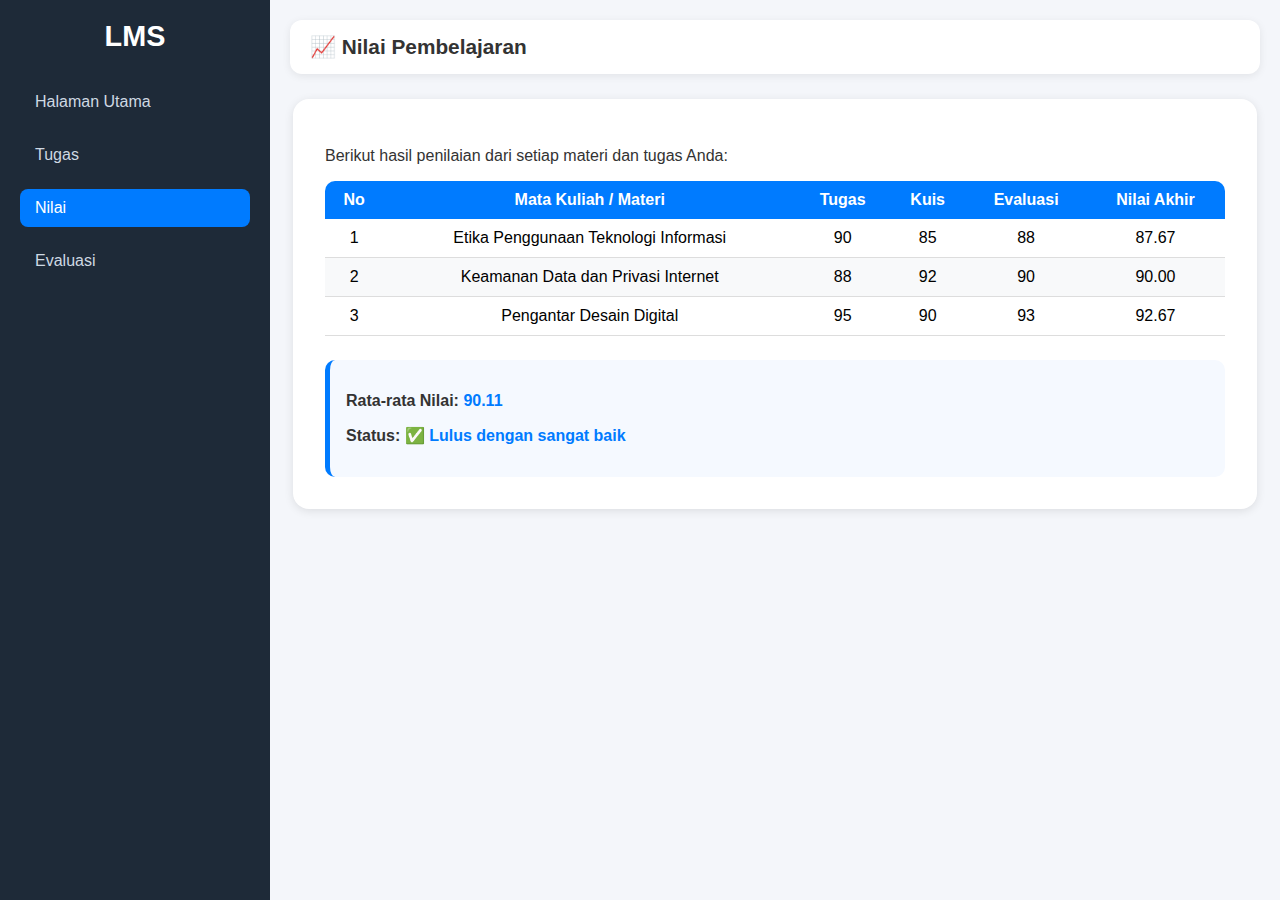
<file: nilai.html>
<!DOCTYPE html>
<html lang="id">
<head>
  <meta charset="utf-8" />
  <meta name="viewport" content="width=device-width, initial-scale=1" />
  <title>LMS - Nilai</title>

  <!-- ✅ CSS INTERNAL -->
  <style>
    body {
      margin: 0;
      font-family: "Segoe UI", sans-serif;
      background-color: #f4f6fa;
    }

    .app {
      display: flex;
      min-height: 100vh;
    }

    /* Sidebar */
    .sidebar {
      width: 230px;
      background: #1e2a38;
      color: white;
      padding: 20px;
      display: flex;
      flex-direction: column;
    }

    .logo {
      font-size: 1.8rem;
      font-weight: bold;
      margin-bottom: 30px;
      text-align: center;
    }

    .nav {
      display: flex;
      flex-direction: column;
      gap: 15px;
    }

    .nav a {
      color: #cfd9e3;
      text-decoration: none;
      padding: 10px 15px;
      border-radius: 8px;
      transition: 0.3s;
    }

    .nav a:hover,
    .nav a.active {
      background: #007bff;
      color: #fff;
    }

    /* Main */
    .main {
      flex: 1;
      padding: 20px;
    }

    .topbar {
      background: #ffffff;
      padding: 15px 20px;
      border-radius: 12px;
      box-shadow: 0 2px 8px rgba(0, 0, 0, 0.08);
      margin-bottom: 25px;
    }

    .topbar h2 {
      margin: 0;
      font-size: 1.3rem;
      color: #333;
    }

    /* Bagian nilai */
    .grade-section {
      max-width: 900px;
      margin: 0 auto;
      background: #fff;
      padding: 2rem;
      border-radius: 16px;
      box-shadow: 0 2px 10px rgba(0, 0, 0, 0.1);
    }

    .grade-section p {
      color: #333;
      margin-bottom: 1rem;
    }

    .table-container {
      overflow-x: auto;
      border-radius: 10px;
    }

    .grade-table {
      width: 100%;
      border-collapse: collapse;
      margin-bottom: 1.5rem;
      text-align: center;
    }

    .grade-table th {
      background-color: #007bff;
      color: white;
      padding: 10px;
      font-weight: 600;
    }

    .grade-table td {
      padding: 10px;
      border-bottom: 1px solid #ddd;
    }

    .grade-table tr:nth-child(even) {
      background-color: #f8f9fa;
    }

    .summary {
      background: #f5f9ff;
      border-left: 5px solid #007bff;
      padding: 1rem;
      border-radius: 10px;
    }

    .summary span {
      color: #007bff;
      font-weight: 600;
    }

    /* Responsif */
    @media (max-width: 768px) {
      .app {
        flex-direction: column;
      }

      .sidebar {
        width: 100%;
        flex-direction: row;
        justify-content: space-around;
      }

      .nav {
        flex-direction: row;
        gap: 10px;
      }

      .nav a {
        font-size: 0.9rem;
      }
    }
  </style>
</head>

<body>
  <div class="app">
    <!-- Sidebar -->
    <aside class="sidebar">
      <div class="logo">LMS</div>
      <nav class="nav">
        <a href="index.html">Halaman Utama</a>
        <a href="halaman tugas.html">Tugas</a>
        <a href="nilai.html" class="active">Nilai</a>
        <a href="evaluasi.html">Evaluasi</a>
      </nav>
    </aside>

    <!-- Main Content -->
    <main class="main">
      <header class="topbar">
        <h2>📈 Nilai Pembelajaran</h2>
      </header>

      <section class="grade-section">
        <p>Berikut hasil penilaian dari setiap materi dan tugas Anda:</p>

        <div class="table-container">
          <table class="grade-table">
            <thead>
              <tr>
                <th>No</th>
                <th>Mata Kuliah / Materi</th>
                <th>Tugas</th>
                <th>Kuis</th>
                <th>Evaluasi</th>
                <th>Nilai Akhir</th>
              </tr>
            </thead>
            <tbody>
              <tr>
                <td>1</td>
                <td>Etika Penggunaan Teknologi Informasi</td>
                <td>90</td>
                <td>85</td>
                <td>88</td>
                <td class="final-score">—</td>
              </tr>
              <tr>
                <td>2</td>
                <td>Keamanan Data dan Privasi Internet</td>
                <td>88</td>
                <td>92</td>
                <td>90</td>
                <td class="final-score">—</td>
              </tr>
              <tr>
                <td>3</td>
                <td>Pengantar Desain Digital</td>
                <td>95</td>
                <td>90</td>
                <td>93</td>
                <td class="final-score">—</td>
              </tr>
            </tbody>
          </table>
        </div>

        <div class="summary">
          <p><strong>Rata-rata Nilai:</strong> <span id="average-score">-</span></p>
          <p><strong>Status:</strong> <span id="status">Menunggu...</span></p>
        </div>
      </section>
    </main>
  </div>

  <!-- ✅ Script hitung nilai otomatis -->
  <script>
    const rows = document.querySelectorAll(".grade-table tbody tr");
    let total = 0;

    rows.forEach(row => {
      const tds = row.querySelectorAll("td");
      const tugas = parseFloat(tds[2].textContent);
      const kuis = parseFloat(tds[3].textContent);
      const eval = parseFloat(tds[4].textContent);
      const final = ((tugas + kuis + eval) / 3).toFixed(2);
      tds[5].textContent = final;
      total += parseFloat(final);
    });

    const average = (total / rows.length).toFixed(2);
    document.getElementById("average-score").textContent = average;
    document.getElementById("status").textContent =
      average >= 85 ? "✅ Lulus dengan sangat baik" :
      average >= 75 ? "🟩 Lulus" :
      "❌ Perlu perbaikan";
  </script>
</body>
</html>
</file>
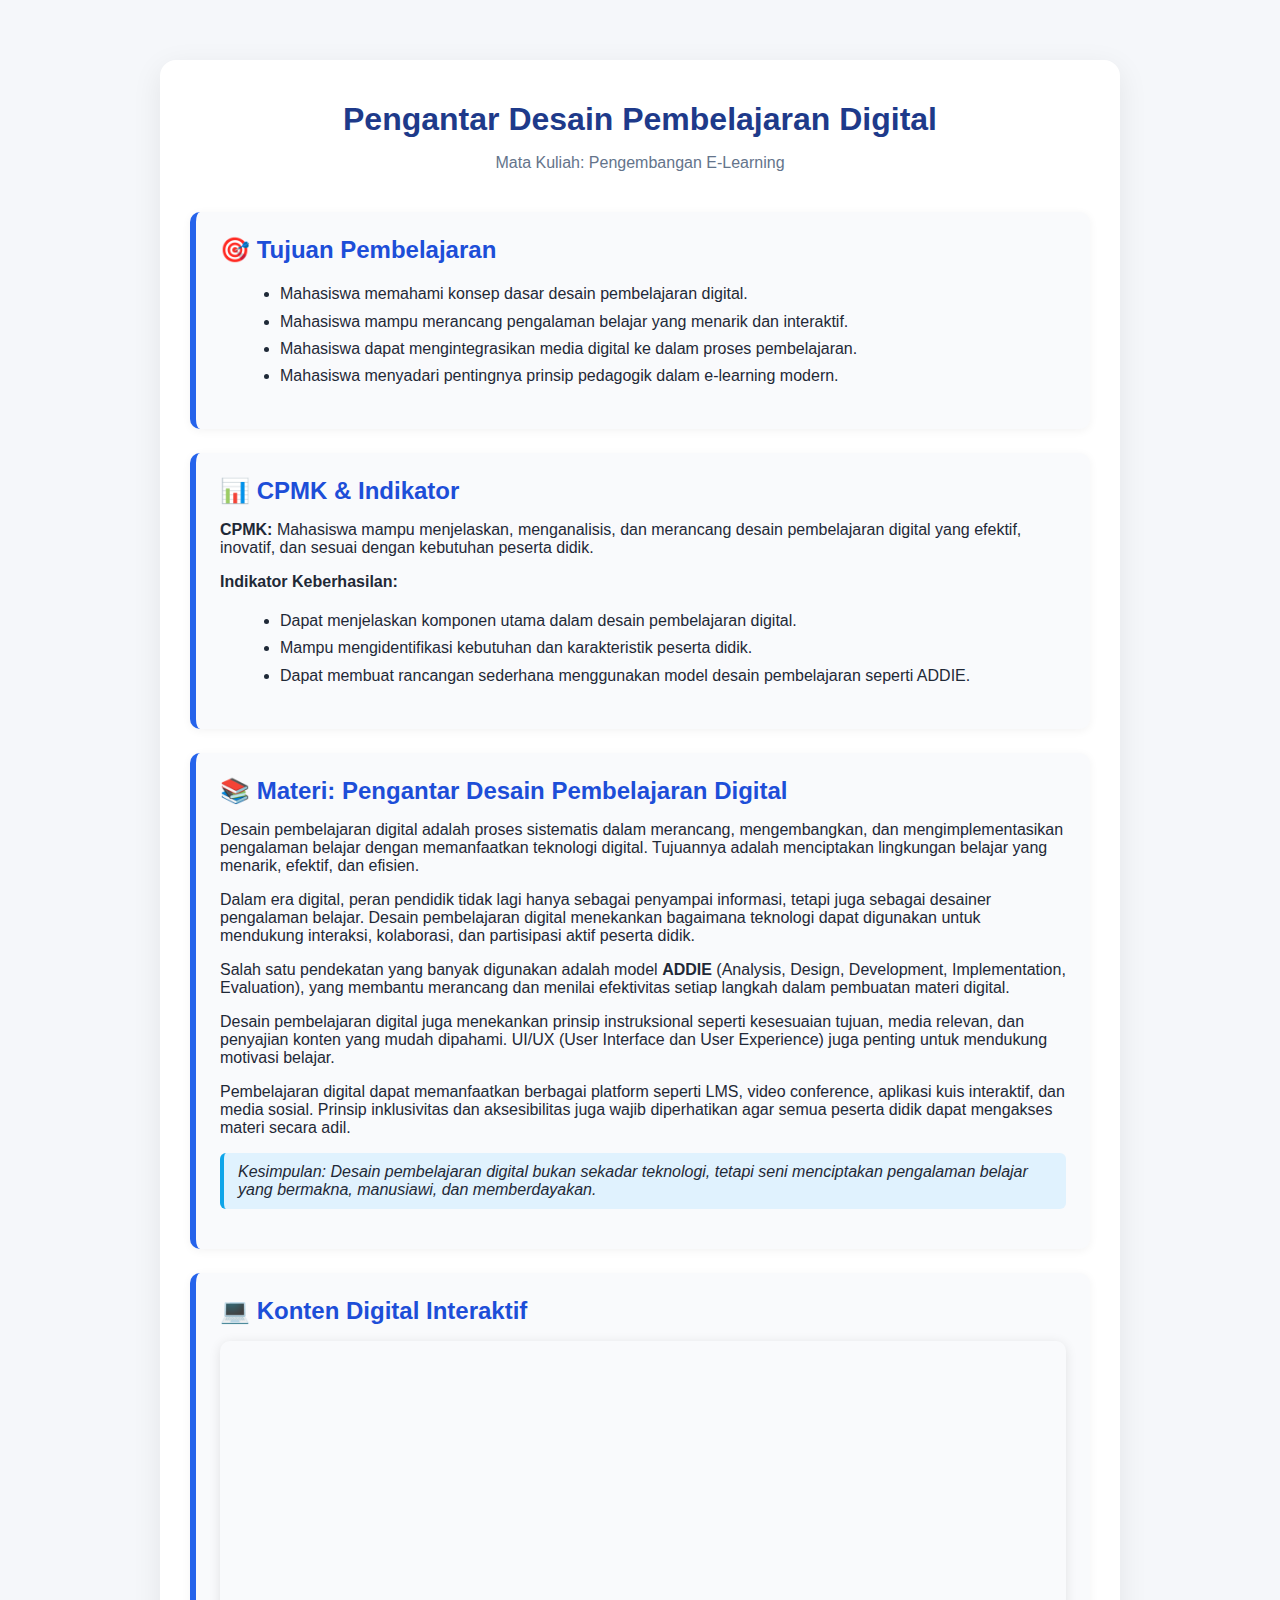
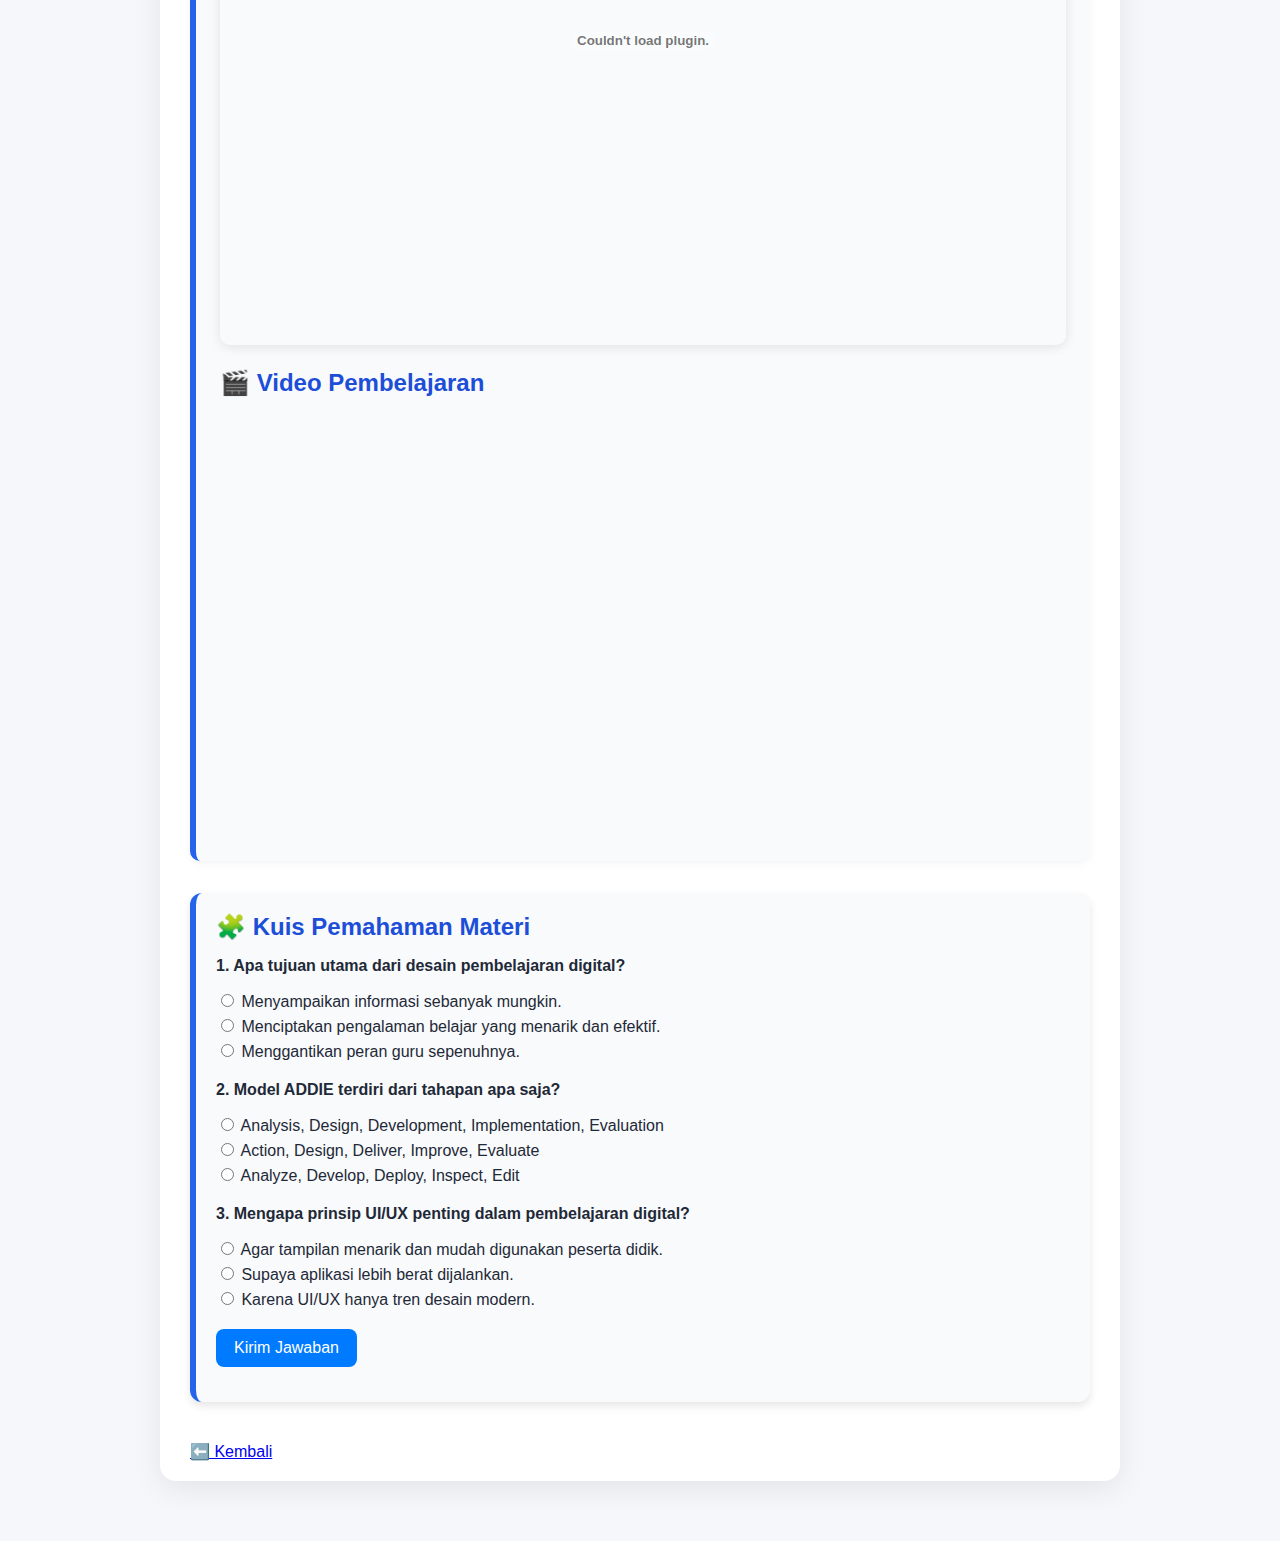
<file: pengantar.html>
<!DOCTYPE html>
<html lang="id">
<head>
  <meta charset="UTF-8" />
  <meta name="viewport" content="width=device-width, initial-scale=1.0" />
  <title>Pengantar Desain Pembelajaran Digital</title>
  <link rel="stylesheet" href="style-css/style1.css" />
  <style>
    /* ==== Tambahan gaya kuis ==== */
    .quiz-section {
      margin-top: 2rem;
      background: #f8fafc;
      border-radius: 12px;
      box-shadow: 0 4px 8px rgba(0,0,0,0.1);
      padding: 20px;
    }
    .quiz-section h2 {
      margin-bottom: 15px;
    }
    .quiz-question {
      margin-bottom: 20px;
    }
    .quiz-question p {
      font-weight: 600;
    }
    .quiz-option {
      display: block;
      margin: 5px 0;
    }
    .quiz-btn {
      background: #007bff;
      color: white;
      border: none;
      padding: 10px 18px;
      border-radius: 8px;
      cursor: pointer;
      font-size: 1rem;
      transition: 0.2s;
    }
    .quiz-btn:hover {
      background: #0056b3;
    }
    #quiz-result {
      margin-top: 15px;
      font-weight: bold;
      color: #333;
    }
  </style>
</head>

<body>
  <main class="materi-page fade-in">
    <header class="header">
      <h1>Pengantar Desain Pembelajaran Digital</h1>
      <p class="subhead">Mata Kuliah: Pengembangan E-Learning</p>
    </header>

    <!-- Tujuan Pembelajaran -->
    <section class="card">
      <h2>🎯 Tujuan Pembelajaran</h2>
      <ul>
        <li>Mahasiswa memahami konsep dasar desain pembelajaran digital.</li>
        <li>Mahasiswa mampu merancang pengalaman belajar yang menarik dan interaktif.</li>
        <li>Mahasiswa dapat mengintegrasikan media digital ke dalam proses pembelajaran.</li>
        <li>Mahasiswa menyadari pentingnya prinsip pedagogik dalam e-learning modern.</li>
      </ul>
    </section>

    <!-- CPMK & Indikator -->
    <section class="card">
      <h2>📊 CPMK & Indikator</h2>
      <p><strong>CPMK:</strong> Mahasiswa mampu menjelaskan, menganalisis, dan merancang desain pembelajaran digital yang efektif, inovatif, dan sesuai dengan kebutuhan peserta didik.</p>
      <p><strong>Indikator Keberhasilan:</strong></p>
      <ul>
        <li>Dapat menjelaskan komponen utama dalam desain pembelajaran digital.</li>
        <li>Mampu mengidentifikasi kebutuhan dan karakteristik peserta didik.</li>
        <li>Dapat membuat rancangan sederhana menggunakan model desain pembelajaran seperti ADDIE.</li>
      </ul>
    </section>

    <!-- Materi Lengkap -->
    <section class="card">
      <h2>📚 Materi: Pengantar Desain Pembelajaran Digital</h2>

      <p>
        Desain pembelajaran digital adalah proses sistematis dalam merancang, mengembangkan, dan mengimplementasikan pengalaman belajar dengan memanfaatkan teknologi digital. Tujuannya adalah menciptakan lingkungan belajar yang menarik, efektif, dan efisien.
      </p>

      <p>
        Dalam era digital, peran pendidik tidak lagi hanya sebagai penyampai informasi, tetapi juga sebagai desainer pengalaman belajar. Desain pembelajaran digital menekankan bagaimana teknologi dapat digunakan untuk mendukung interaksi, kolaborasi, dan partisipasi aktif peserta didik.
      </p>

      <p>
        Salah satu pendekatan yang banyak digunakan adalah model <strong>ADDIE</strong> (Analysis, Design, Development, Implementation, Evaluation), yang membantu merancang dan menilai efektivitas setiap langkah dalam pembuatan materi digital.
      </p>

      <p>
        Desain pembelajaran digital juga menekankan prinsip instruksional seperti kesesuaian tujuan, media relevan, dan penyajian konten yang mudah dipahami. UI/UX (User Interface dan User Experience) juga penting untuk mendukung motivasi belajar.
      </p>

      <p>
        Pembelajaran digital dapat memanfaatkan berbagai platform seperti LMS, video conference, aplikasi kuis interaktif, dan media sosial. Prinsip inklusivitas dan aksesibilitas juga wajib diperhatikan agar semua peserta didik dapat mengakses materi secara adil.
      </p>

      <p class="highlight">
        Kesimpulan: Desain pembelajaran digital bukan sekadar teknologi, tetapi seni menciptakan pengalaman belajar yang bermakna, manusiawi, dan memberdayakan.
      </p>
    </section>

    <!-- Modul & Video -->
    <section class="card">
      <h2>💻 Konten Digital Interaktif</h2>
      <div class="pdf-viewer">
        <embed src="modul/Pembelajaran Digital.pdf" type="application/pdf" width="100%" height="600px">
      </div>

      <h2>🎬 Video Pembelajaran</h2>
      <div class="video-container">
        <iframe src="https://www.youtube.com/embed/fiuhu924--M" title="Video Pembelajaran Digital" frameborder="0" allowfullscreen></iframe>
      </div>
    </section>

    <!-- 🧠 Kuis Interaktif -->
    <section class="card quiz-section">
      <h2>🧩 Kuis Pemahaman Materi</h2>

      <form id="quiz-form">
        <div class="quiz-question">
          <p>1. Apa tujuan utama dari desain pembelajaran digital?</p>
          <label class="quiz-option"><input type="radio" name="q1" value="a"> Menyampaikan informasi sebanyak mungkin.</label>
          <label class="quiz-option"><input type="radio" name="q1" value="b"> Menciptakan pengalaman belajar yang menarik dan efektif.</label>
          <label class="quiz-option"><input type="radio" name="q1" value="c"> Menggantikan peran guru sepenuhnya.</label>
        </div>

        <div class="quiz-question">
          <p>2. Model ADDIE terdiri dari tahapan apa saja?</p>
          <label class="quiz-option"><input type="radio" name="q2" value="a"> Analysis, Design, Development, Implementation, Evaluation</label>
          <label class="quiz-option"><input type="radio" name="q2" value="b"> Action, Design, Deliver, Improve, Evaluate</label>
          <label class="quiz-option"><input type="radio" name="q2" value="c"> Analyze, Develop, Deploy, Inspect, Edit</label>
        </div>

        <div class="quiz-question">
          <p>3. Mengapa prinsip UI/UX penting dalam pembelajaran digital?</p>
          <label class="quiz-option"><input type="radio" name="q3" value="a"> Agar tampilan menarik dan mudah digunakan peserta didik.</label>
          <label class="quiz-option"><input type="radio" name="q3" value="b"> Supaya aplikasi lebih berat dijalankan.</label>
          <label class="quiz-option"><input type="radio" name="q3" value="c"> Karena UI/UX hanya tren desain modern.</label>
        </div>

        <button type="button" class="quiz-btn" onclick="checkQuiz()">Kirim Jawaban</button>
      </form>

      <div id="quiz-result"></div>
    </section>

    <!-- Navigasi -->
    <footer class="footer-nav">
      <a href="index.html">⬅️ Kembali</a>
    </footer>
  </main>

  <script>
    function checkQuiz() {
      const answers = { q1: "b", q2: "a", q3: "a" };
      let score = 0;
      const form = document.forms["quiz-form"];

      for (const q in answers) {
        if (form[q].value === answers[q]) score++;
      }

      const result = document.getElementById("quiz-result");
      result.innerHTML = `Skor Anda: <strong>${score}/3</strong><br>` +
        (score === 3
          ? "🎉 Hebat! Anda memahami materi dengan sangat baik."
          : score === 2
          ? "👍 Bagus! Coba pelajari sedikit lagi."
          : "📘 Ayo baca kembali materi agar lebih paham.");
    }
  </script>
</body>
</html>
</file>
<file: style-css/style1.css>
/* Reset dasar */
body {
  margin: 0;
  font-family: "Poppins", "Segoe UI", Roboto, Arial, sans-serif;
  background: #f5f7fa;
  color: #1f2937;
}

/* Layout utama */
.materi-page {
  max-width: 900px;
  margin: 60px auto;
  padding: 20px 30px;
  background: #ffffff;
  border-radius: 16px;
  box-shadow: 0 8px 30px rgba(0, 0, 0, 0.08);
  animation: fadeIn 0.8s ease-in-out;
}

/* Header */
.header {
  text-align: center;
  margin-bottom: 40px;
}

.header h1 {
  font-size: 32px;
  color: #1e3a8a;
  margin-bottom: 8px;
}

.subhead {
  color: #64748b;
  font-size: 16px;
}

/* Kartu Materi */
.card {
  background: #f9fafc;
  padding: 24px;
  border-left: 6px solid #2563eb;
  border-radius: 10px;
  margin-bottom: 24px;
  box-shadow: 0 2px 10px rgba(0, 0, 0, 0.05);
}

.card h2 {
  margin-top: 0;
  color: #1d4ed8;
  margin-bottom: 16px;
}

.card ul {
  margin-left: 20px;
  line-height: 1.7;
}

/* Tombol */
.btn {
  background: #2563eb;
  border: none;
  color: #fff;
  padding: 12px 18px;
  border-radius: 8px;
  cursor: pointer;
  font-weight: 600;
  font-size: 15px;
  transition: all 0.3s ease;
}

.btn:hover {
  background: #1e40af;
  transform: translateY(-2px);
}

/* Video & PDF */
.pdf-viewer {
  margin-bottom: 24px;
  border-radius: 10px;
  overflow: hidden;
  box-shadow: 0 2px 12px rgba(0, 0, 0, 0.1);
}

.video-container iframe {
  width: 100%;
  height: 420px;
  border-radius: 10px;
}

/* Footer Navigasi */
.footer-nav {
  display: flex;
  justify-content: space-between;
  margin-top: 40px;
}

/* Animasi */
@keyframes fadeIn {
  from { opacity: 0; transform: translateY(20px); }
  to { opacity: 1; transform: translateY(0); }
}

/* Tambahan */
.highlight {
  background: #e0f2fe;
  padding: 10px 14px;
  border-left: 4px solid #0ea5e9;
  border-radius: 6px;
  font-style: italic;
}
</file>
